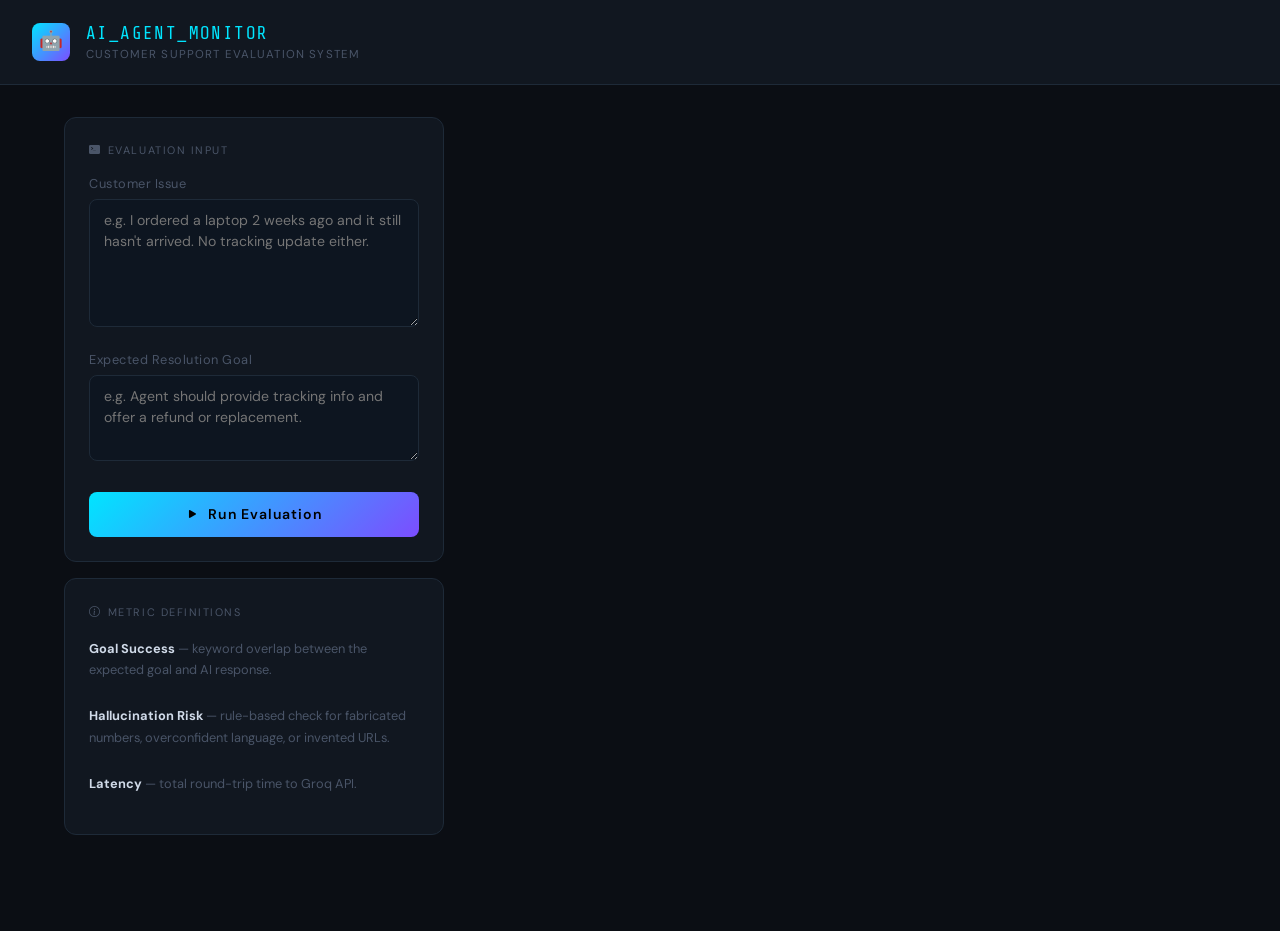
<file: Agentic AI app 06/templates/index.html>
<!DOCTYPE html>
<html lang="en">
<head>
  <meta charset="UTF-8" />
  <meta name="viewport" content="width=device-width, initial-scale=1.0" />
  <title>AI Agent Monitor</title>

  <!-- Bootstrap 5 -->
  <link
    href="https://cdn.jsdelivr.net/npm/bootstrap@5.3.3/dist/css/bootstrap.min.css"
    rel="stylesheet"
  />
  <!-- Bootstrap Icons -->
  <link
    href="https://cdn.jsdelivr.net/npm/bootstrap-icons@1.11.3/font/bootstrap-icons.min.css"
    rel="stylesheet"
  />
  <!-- Google Fonts -->
  <link
    href="https://fonts.googleapis.com/css2?family=Share+Tech+Mono&family=DM+Sans:wght@300;400;500;600&display=swap"
    rel="stylesheet"
  />

  <style>
    /* =========================================================
       ROOT VARIABLES & BASE
    ========================================================= */
    :root {
      --bg:        #0b0e14;
      --surface:   #111720;
      --border:    #1e2a38;
      --accent:    #00e5ff;
      --accent2:   #7c4dff;
      --text:      #d0dae8;
      --muted:     #4a5568;
      --green:     #00e676;
      --yellow:    #ffea00;
      --red:       #ff1744;
      --mono:      'Share Tech Mono', monospace;
      --sans:      'DM Sans', sans-serif;
    }

    *, *::before, *::after { box-sizing: border-box; margin: 0; padding: 0; }

    body {
      font-family:      var(--sans);
      background-color: var(--bg);
      color:            var(--text);
      min-height:       100vh;
      padding-bottom:   4rem;
    }

    /* =========================================================
       HEADER
    ========================================================= */
    header {
      border-bottom: 1px solid var(--border);
      padding: 1.25rem 2rem;
      display: flex;
      align-items: center;
      gap: 1rem;
      background: var(--surface);
    }

    .logo-icon {
      width: 38px; height: 38px;
      background: linear-gradient(135deg, var(--accent), var(--accent2));
      border-radius: 8px;
      display: flex; align-items: center; justify-content: center;
      font-size: 1.2rem;
      flex-shrink: 0;
    }

    .logo-text {
      font-family: var(--mono);
      font-size:   1.1rem;
      color:       var(--accent);
      letter-spacing: 0.08em;
    }

    .logo-sub {
      font-size: 0.72rem;
      color:     var(--muted);
      letter-spacing: 0.1em;
      text-transform: uppercase;
    }

    /* =========================================================
       LAYOUT
    ========================================================= */
    .main-grid {
      display: grid;
      grid-template-columns: 380px 1fr;
      gap: 1.5rem;
      max-width: 1200px;
      margin: 2rem auto;
      padding: 0 1.5rem;
    }

    @media (max-width: 860px) {
      .main-grid { grid-template-columns: 1fr; }
    }

    /* =========================================================
       CARD COMPONENT
    ========================================================= */
    .card {
      background:    var(--surface);
      border:        1px solid var(--border);
      border-radius: 12px;
      padding:       1.5rem;
    }

    .card-label {
      font-size:      0.68rem;
      letter-spacing: 0.14em;
      text-transform: uppercase;
      color:          var(--muted);
      margin-bottom:  1rem;
      display:        flex;
      align-items:    center;
      gap:            0.4rem;
    }

    /* =========================================================
       FORM
    ========================================================= */
    label {
      display:       block;
      font-size:     0.8rem;
      color:         var(--muted);
      margin-bottom: 0.35rem;
      letter-spacing: 0.04em;
    }

    textarea, input[type="text"] {
      width:            100%;
      background:       #0d1520;
      border:           1px solid var(--border);
      border-radius:    8px;
      color:            var(--text);
      font-family:      var(--sans);
      font-size:        0.88rem;
      padding:          0.65rem 0.85rem;
      resize:           vertical;
      transition:       border-color 0.2s;
      outline:          none;
    }

    textarea:focus, input[type="text"]:focus {
      border-color: var(--accent);
      box-shadow:   0 0 0 3px rgba(0,229,255,0.08);
    }

    .field-group { margin-bottom: 1rem; }

    .btn-run {
      width:         100%;
      background:    linear-gradient(135deg, var(--accent) 0%, var(--accent2) 100%);
      color:         #000;
      font-weight:   600;
      font-size:     0.88rem;
      letter-spacing:0.06em;
      border:        none;
      border-radius: 8px;
      padding:       0.75rem;
      cursor:        pointer;
      margin-top:    0.5rem;
      transition:    opacity 0.2s, transform 0.1s;
    }

    .btn-run:hover  { opacity: 0.88; }
    .btn-run:active { transform: scale(0.98); }
    .btn-run:disabled { opacity: 0.45; cursor: not-allowed; }

    /* =========================================================
       RESULTS PANEL
    ========================================================= */
    #results-panel { display: none; }

    /* Response box */
    .ai-response-box {
      background:    #0d1520;
      border:        1px solid var(--border);
      border-radius: 8px;
      padding:       1rem;
      font-size:     0.88rem;
      line-height:   1.65;
      white-space:   pre-wrap;
      word-break:    break-word;
      max-height:    220px;
      overflow-y:    auto;
      color: #ffffff;
    }

    /* =========================================================
       METRIC TILES
    ========================================================= */
    .metrics-grid {
      display: grid;
      grid-template-columns: repeat(2, 1fr);
      gap: 0.85rem;
      margin-top: 1.25rem;
    }

    .metric-tile {
      background:    #0d1520;
      border:        1px solid var(--border);
      border-radius: 10px;
      padding:       1rem;
      position:      relative;
      overflow:      hidden;
    }

    .metric-tile::before {
      content:  '';
      position: absolute;
      top: 0; left: 0; right: 0;
      height: 3px;
      border-radius: 10px 10px 0 0;
    }

    .metric-tile.green::before  { background: var(--green); }
    .metric-tile.yellow::before { background: var(--yellow); }
    .metric-tile.red::before    { background: var(--red); }

    .metric-name {
      font-size:      0.68rem;
      letter-spacing: 0.12em;
      text-transform: uppercase;
      color:          var(--muted);
      margin-bottom:  0.4rem;
    }

    .metric-value {
      font-family: var(--mono);
      font-size:   1.75rem;
      line-height: 1;
      color:       var(--text);
    }

    .metric-value span { font-size: 0.9rem; color: var(--muted); }

    .metric-badge {
      display:       inline-block;
      margin-top:    0.5rem;
      font-size:     0.68rem;
      letter-spacing:0.08em;
      text-transform:uppercase;
      padding:       0.2rem 0.55rem;
      border-radius: 4px;
      font-weight:   600;
    }

    .badge-success { background: rgba(0,230,118,0.15); color: var(--green); }
    .badge-warning { background: rgba(255,234,0,0.15);  color: var(--yellow);}
    .badge-danger  { background: rgba(255,23,68,0.15);   color: var(--red);  }

    /* =========================================================
       HEALTH SCORE — big display
    ========================================================= */
    .health-card {
      display:     flex;
      align-items: center;
      gap:         1.5rem;
      margin-top:  1.25rem;
      background:  #0d1520;
      border:      1px solid var(--border);
      border-radius: 12px;
      padding:     1.25rem 1.5rem;
    }

    .health-ring {
      position:      relative;
      width:         80px;
      height:        80px;
      flex-shrink:   0;
    }

    .health-ring svg { transform: rotate(-90deg); }

    .health-ring-text {
      position:   absolute;
      inset:      0;
      display:    flex;
      align-items: center;
      justify-content: center;
      font-family: var(--mono);
      font-size:   1.1rem;
      color:       var(--text);
    }

    .health-label {
      font-size:   1.3rem;
      font-weight: 600;
      color:       var(--text);
    }

    .health-sub {
      font-size: 0.78rem;
      color:     var(--muted);
      margin-top: 0.2rem;
    }

    /* =========================================================
       LOADER SPINNER
    ========================================================= */
    #loader {
      display:     none;
      text-align:  center;
      padding:     2rem;
      color:       var(--muted);
      font-size:   0.85rem;
    }

    .spinner {
      width: 32px; height: 32px;
      border: 3px solid var(--border);
      border-top-color: var(--accent);
      border-radius: 50%;
      animation: spin 0.8s linear infinite;
      margin: 0 auto 0.75rem;
    }

    @keyframes spin { to { transform: rotate(360deg); } }

    /* =========================================================
       ERROR ALERT
    ========================================================= */
    #error-box {
      display:       none;
      background:    rgba(255,23,68,0.1);
      border:        1px solid rgba(255,23,68,0.3);
      border-radius: 8px;
      padding:       0.8rem 1rem;
      font-size:     0.85rem;
      color:         var(--red);
      margin-top:    1rem;
    }

    /* =========================================================
       QUERY ECHO
    ========================================================= */
    .query-echo {
      font-size:  0.82rem;
      color:      var(--muted);
      margin-top: 0.5rem;
      font-style: italic;
    }
  </style>
</head>

<body>

  <!-- =========================================================
       HEADER
  ========================================================= -->
  <header>
    <div class="logo-icon">🤖</div>
    <div>
      <div class="logo-text">AI_AGENT_MONITOR</div>
      <div class="logo-sub">Customer Support Evaluation System</div>
    </div>
  </header>

  <!-- =========================================================
       MAIN GRID
  ========================================================= -->
  <div class="main-grid">

    <!-- LEFT: Input Panel -->
    <div>
      <div class="card">
        <div class="card-label">
          <i class="bi bi-terminal-fill"></i> Evaluation Input
        </div>

        <div class="field-group">
          <label for="customer_issue">Customer Issue</label>
          <textarea
            id="customer_issue"
            rows="5"
            placeholder="e.g. I ordered a laptop 2 weeks ago and it still hasn't arrived. No tracking update either."
          ></textarea>
        </div>

        <div class="field-group">
          <label for="expected_goal">Expected Resolution Goal</label>
          <textarea
            id="expected_goal"
            rows="3"
            placeholder="e.g. Agent should provide tracking info and offer a refund or replacement."
          ></textarea>
        </div>

        <button class="btn-run" id="run-btn" onclick="runEvaluation()">
          <i class="bi bi-play-fill"></i>&nbsp; Run Evaluation
        </button>

        <div id="error-box"></div>
      </div>

      <!-- Info box -->
      <div class="card" style="margin-top:1rem; font-size:0.8rem; color: var(--muted); line-height:1.7;">
        <div class="card-label"><i class="bi bi-info-circle"></i> Metric Definitions</div>
        <p><strong style="color:var(--text)">Goal Success</strong> — keyword overlap between the expected goal and AI response.</p>
        <p style="margin-top:0.5rem"><strong style="color:var(--text)">Hallucination Risk</strong> — rule-based check for fabricated numbers, overconfident language, or invented URLs.</p>
        <p style="margin-top:0.5rem"><strong style="color:var(--text)">Latency</strong> — total round-trip time to Groq API.</p>
      </div>
    </div>

    <!-- RIGHT: Results Panel -->
    <div>

      <!-- Loader -->
      <div id="loader">
        <div class="spinner"></div>
        Sending to AI agent &amp; evaluating…
      </div>

      <!-- Results (hidden until first run) -->
      <div id="results-panel">

        <!-- AI Response -->
        <div class="card">
          <div class="card-label">
            <i class="bi bi-chat-left-text-fill"></i> AI Agent Response
          </div>
          <div class="ai-response-box" id="ai-response-text"></div>
          <div class="query-echo" id="query-echo"></div>
        </div>

        <!-- Metrics -->
        <div class="card" style="margin-top:1rem;">
          <div class="card-label">
            <i class="bi bi-bar-chart-fill"></i> Evaluation Metrics
          </div>

          <div class="metrics-grid">

            <!-- Goal Success -->
            <div class="metric-tile" id="goal-tile">
              <div class="metric-name">Goal Success</div>
              <div class="metric-value" id="goal-value">—<span>%</span></div>
              <div class="metric-badge" id="goal-badge"></div>
            </div>

            <!-- Hallucination Risk -->
            <div class="metric-tile" id="hall-tile">
              <div class="metric-name">Hallucination Risk</div>
              <div class="metric-value" id="hall-value">—<span>%</span></div>
              <div class="metric-badge" id="hall-badge"></div>
            </div>

            <!-- Latency -->
            <div class="metric-tile" id="lat-tile">
              <div class="metric-name">Response Latency</div>
              <div class="metric-value" id="lat-value">—<span>ms</span></div>
              <div class="metric-badge" id="lat-badge"></div>
            </div>

            <!-- Placeholder / filler -->
            <div class="metric-tile" style="display:flex;align-items:center;justify-content:center;color:var(--muted);font-size:0.75rem;letter-spacing:0.08em;">
              MORE METRICS<br>COMING SOON
            </div>

          </div>

          <!-- Overall Health -->
          <div class="health-card">
            <div class="health-ring">
              <svg width="80" height="80" viewBox="0 0 80 80">
                <!-- Background track -->
                <circle cx="40" cy="40" r="32" fill="none" stroke="#1e2a38" stroke-width="8"/>
                <!-- Coloured arc -->
                <circle
                  cx="40" cy="40" r="32" fill="none"
                  stroke-width="8"
                  stroke-linecap="round"
                  id="health-arc"
                  stroke-dasharray="0 201"
                  style="transition: stroke-dasharray 0.8s ease, stroke 0.4s;"
                />
              </svg>
              <div class="health-ring-text" id="health-ring-text">—</div>
            </div>
            <div>
              <div class="health-label" id="health-label">Awaiting evaluation</div>
              <div class="health-sub">
                Overall Agent Health &nbsp;·&nbsp;
                <span style="font-family:var(--mono);font-size:0.75rem;" id="health-formula">
                  50% goal + 30% safety + 20% latency
                </span>
              </div>
              <div style="margin-top:0.5rem;">
                <span class="metric-badge" id="health-badge-display"></span>
              </div>
            </div>
          </div>

        </div><!-- /metrics card -->

      </div><!-- /results-panel -->

    </div>
  </div><!-- /main-grid -->

  <!-- Bootstrap JS -->
  <script src="https://cdn.jsdelivr.net/npm/bootstrap@5.3.3/dist/js/bootstrap.bundle.min.js"></script>

  <script>
    // =========================================================
    // runEvaluation()
    // Called when the user clicks "Run Evaluation".
    // Sends POST to /evaluate and populates the dashboard.
    // =========================================================
    async function runEvaluation() {
      const issue = document.getElementById("customer_issue").value.trim();
      const goal  = document.getElementById("expected_goal").value.trim();
      const btn   = document.getElementById("run-btn");
      const errBox= document.getElementById("error-box");

      // Reset error
      errBox.style.display = "none";

      if (!issue || !goal) {
        showError("Please fill in both fields before running.");
        return;
      }

      // Show loader, hide results, disable button
      btn.disabled = true;
      document.getElementById("loader").style.display = "block";
      document.getElementById("results-panel").style.display = "none";

      try {
        const res  = await fetch("/evaluate", {
          method:  "POST",
          headers: { "Content-Type": "application/json" },
          body:    JSON.stringify({ customer_issue: issue, expected_goal: goal }),
        });
        const data = await res.json();

        if (data.error) { showError(data.error); return; }

        populateDashboard(data);
        document.getElementById("results-panel").style.display = "block";

      } catch (err) {
        showError("Network error: " + err.message);
      } finally {
        btn.disabled = false;
        document.getElementById("loader").style.display = "none";
      }
    }

    // =========================================================
    // populateDashboard(data)
    // Fills all dashboard elements from the API response object.
    // =========================================================
    function populateDashboard(d) {

      // AI response + query echo
      document.getElementById("ai-response-text").textContent = d.ai_response;
      document.getElementById("query-echo").textContent =
        `Issue: "${truncate(d.customer_issue, 80)}"`;

      // ---- Goal Success ----
      setMetricTile(
        "goal-tile", "goal-value", "goal-badge",
        d.goal_score, "%", d.goal_badge,
        { success:"Goal Met", warning:"Partial", danger:"Missed" }
      );

      // ---- Hallucination Risk (inverted colour: high risk = red) ----
      setMetricTile(
        "hall-tile", "hall-value", "hall-badge",
        d.hallucination_score, "%", d.hallucination_badge,
        { success:"Low Risk", warning:"Moderate", danger:"High Risk" }
      );

      // ---- Latency ----
      setMetricTile(
        "lat-tile", "lat-value", "lat-badge",
        d.latency_ms, "ms", d.latency_badge,
        { success:"Fast", warning:"Moderate", danger:"Slow" }
      );

      // ---- Health Ring ----
      const arc    = document.getElementById("health-arc");
      const CIRCUM = 2 * Math.PI * 32;   // ≈ 201
      const dash   = (d.health_score / 100) * CIRCUM;
      arc.style.strokeDasharray = `${dash} ${CIRCUM}`;
      arc.style.stroke = healthColour(d.health_score);
      document.getElementById("health-ring-text").textContent = d.health_score;

      // Label & badge
      const labels = { success:"Healthy", warning:"Needs Attention", danger:"Critical" };
      document.getElementById("health-label").textContent = labels[d.health_badge] ?? "Unknown";

      const hBadge = document.getElementById("health-badge-display");
      hBadge.textContent  = labels[d.health_badge] ?? "";
      hBadge.className    = `metric-badge badge-${d.health_badge}`;
    }

    // =========================================================
    // setMetricTile — helper to update a single metric tile
    // =========================================================
    function setMetricTile(tileId, valueId, badgeId, value, unit, badgeType, labels) {
      const tile  = document.getElementById(tileId);
      const valEl = document.getElementById(valueId);
      const badEl = document.getElementById(badgeId);

      // Colour stripe
      tile.className = `metric-tile ${badgeType === "success" ? "green" : badgeType === "warning" ? "yellow" : "red"}`;

      // Number
      valEl.innerHTML = `${value}<span>${unit}</span>`;

      // Badge
      badEl.textContent = labels[badgeType] ?? badgeType;
      badEl.className   = `metric-badge badge-${badgeType}`;
    }

    // =========================================================
    // healthColour — arc stroke colour based on score
    // =========================================================
    function healthColour(score) {
      if (score >= 70) return "var(--green)";
      if (score >= 40) return "var(--yellow)";
      return "var(--red)";
    }

    // =========================================================
    // showError
    // =========================================================
    function showError(msg) {
      const box = document.getElementById("error-box");
      box.textContent  = "⚠ " + msg;
      box.style.display = "block";
      document.getElementById("loader").style.display = "none";
    }

    // =========================================================
    // truncate helper
    // =========================================================
    function truncate(str, n) {
      return str.length > n ? str.slice(0, n) + "…" : str;
    }
  </script>

</body>
</html>
</file>
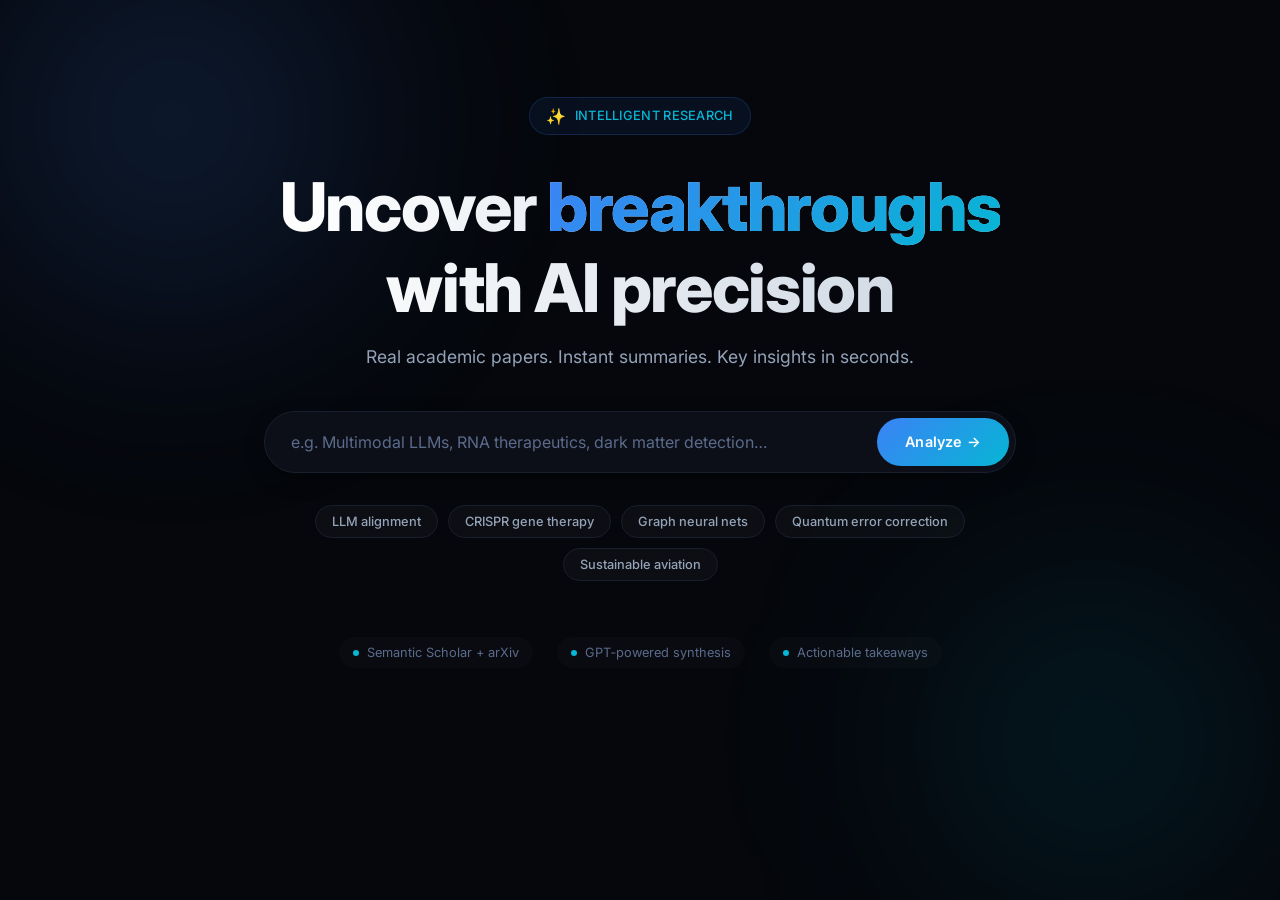
<file: Agentic AI app 07/templates/index.html>
<!DOCTYPE html>
<html lang="en">
<head>
  <meta charset="UTF-8" />
  <meta name="viewport" content="width=device-width, initial-scale=1.0"/>
  <title>ResearchFlow · AI Academic Discovery</title>
  <link href="https://fonts.googleapis.com/css2?family=Inter:opsz,wght@14..32,300;14..32,400;14..32,500;14..32,600;14..32,700;14..32,800&display=swap" rel="stylesheet"/>
  <style>
    * {
      margin: 0;
      padding: 0;
      box-sizing: border-box;
    }

    :root {
      --bg-primary: #05070c;
      --bg-elevated: #0c0f17;
      --bg-card: #11141f;
      --border-subtle: #1a1f2e;
      --border-active: #2d374b;
      --accent-primary: #3b82f6;
      --accent-glow: #3b82f660;
      --accent-secondary: #06b6d4;
      --text-primary: #f1f5f9;
      --text-secondary: #94a3b8;
      --text-muted: #5b6b8c;
      --success: #10b981;
      --gradient-brand: linear-gradient(135deg, #3b82f6 0%, #06b6d4 100%);
      --shadow-sm: 0 8px 20px rgba(0,0,0,0.3);
      --radius-md: 16px;
      --radius-lg: 24px;
      --transition: all 0.25s cubic-bezier(0.2, 0, 0, 1);
    }

    body {
      font-family: 'Inter', sans-serif;
      background: var(--bg-primary);
      color: var(--text-primary);
      min-height: 100vh;
      line-height: 1.5;
      -webkit-font-smoothing: antialiased;
    }

    /* ambient orbs */
    body::before {
      content: '';
      position: fixed;
      top: -20%;
      left: -10%;
      width: 600px;
      height: 600px;
      background: radial-gradient(circle, rgba(59,130,246,0.2) 0%, rgba(6,182,212,0) 70%);
      filter: blur(90px);
      pointer-events: none;
      z-index: 0;
    }

    body::after {
      content: '';
      position: fixed;
      bottom: -10%;
      right: -5%;
      width: 500px;
      height: 500px;
      background: radial-gradient(circle, rgba(6,182,212,0.15) 0%, rgba(59,130,246,0) 70%);
      filter: blur(100px);
      pointer-events: none;
      z-index: 0;
    }

    .hero {
      position: relative;
      z-index: 2;
      max-width: 800px;
      margin: 0 auto;
      padding: 3rem 1.5rem;
      display: flex;
      flex-direction: column;
      align-items: center;
      justify-content: center;
      min-height: 85vh;
    }

    .badge {
      display: inline-flex;
      align-items: center;
      gap: 8px;
      background: rgba(59,130,246,0.08);
      backdrop-filter: blur(4px);
      border: 1px solid rgba(59,130,246,0.2);
      padding: 6px 16px;
      border-radius: 100px;
      font-size: 0.8rem;
      font-weight: 500;
      letter-spacing: 0.3px;
      color: var(--accent-secondary);
      margin-bottom: 2rem;
    }

    .badge span {
      font-size: 1rem;
    }

    h1 {
      font-size: clamp(2.5rem, 7vw, 4.2rem);
      font-weight: 800;
      letter-spacing: -0.02em;
      line-height: 1.2;
      text-align: center;
      margin-bottom: 1rem;
      background: linear-gradient(to right, #ffffff, #cbd5e1);
      -webkit-background-clip: text;
      background-clip: text;
      color: transparent;
    }

    .gradient-text {
      background: var(--gradient-brand);
      -webkit-background-clip: text;
      background-clip: text;
      color: transparent;
    }

    .subtitle {
      font-size: 1.1rem;
      color: var(--text-secondary);
      text-align: center;
      max-width: 560px;
      margin-bottom: 2.5rem;
      font-weight: 400;
    }

    .search-container {
      width: 100%;
      background: var(--bg-elevated);
      border: 1px solid var(--border-subtle);
      border-radius: 80px;
      padding: 6px;
      display: flex;
      gap: 8px;
      transition: var(--transition);
      box-shadow: var(--shadow-sm);
    }

    .search-container:focus-within {
      border-color: var(--accent-primary);
      box-shadow: 0 0 0 3px var(--accent-glow);
    }

    .search-container input {
      flex: 1;
      background: transparent;
      border: none;
      padding: 14px 20px;
      font-size: 1rem;
      color: var(--text-primary);
      font-family: 'Inter', sans-serif;
      outline: none;
    }

    .search-container input::placeholder {
      color: var(--text-muted);
      font-weight: 400;
    }

    .search-btn {
      background: var(--gradient-brand);
      border: none;
      border-radius: 60px;
      padding: 10px 28px;
      font-weight: 600;
      font-size: 0.9rem;
      color: white;
      cursor: pointer;
      transition: var(--transition);
      font-family: 'Inter', sans-serif;
      letter-spacing: 0.2px;
    }

    .search-btn:hover {
      opacity: 0.9;
      transform: scale(0.98);
    }

    .suggestions {
      display: flex;
      flex-wrap: wrap;
      justify-content: center;
      gap: 10px;
      margin-top: 2rem;
    }

    .chip {
      background: rgba(255,255,255,0.03);
      border: 1px solid var(--border-subtle);
      padding: 6px 16px;
      border-radius: 40px;
      font-size: 0.8rem;
      font-weight: 500;
      color: var(--text-secondary);
      cursor: pointer;
      transition: var(--transition);
    }

    .chip:hover {
      background: rgba(59,130,246,0.1);
      border-color: var(--accent-primary);
      color: var(--text-primary);
    }

    .features {
      display: flex;
      gap: 24px;
      margin-top: 3.5rem;
      flex-wrap: wrap;
      justify-content: center;
    }

    .feature-pill {
      display: flex;
      align-items: center;
      gap: 8px;
      background: rgba(255,255,255,0.02);
      padding: 6px 14px;
      border-radius: 60px;
      font-size: 0.8rem;
      color: var(--text-muted);
    }

    .feature-pill .dot {
      width: 6px;
      height: 6px;
      background: var(--accent-secondary);
      border-radius: 50%;
    }

    @keyframes fadeUp {
      from { opacity: 0; transform: translateY(20px); }
      to { opacity: 1; transform: translateY(0); }
    }

    .hero {
      animation: fadeUp 0.6s ease forwards;
    }

    @media (max-width: 640px) {
      .search-container {
        flex-direction: column;
        border-radius: 24px;
        background: var(--bg-card);
      }
      .search-btn {
        width: 100%;
        text-align: center;
      }
    }
  </style>
</head>
<body>
  <div class="hero">
    <div class="badge">
      <span>✨</span> INTELLIGENT RESEARCH
    </div>
    <h1>Uncover <span class="gradient-text">breakthroughs</span><br>with AI precision</h1>
    <p class="subtitle">
      Real academic papers. Instant summaries. Key insights in seconds.
    </p>

    <form action="/search" method="POST" style="width: 100%;">
      <div class="search-container">
        <input
          type="text"
          name="topic"
          id="topicInput"
          placeholder="e.g. Multimodal LLMs, RNA therapeutics, dark matter detection…"
          autocomplete="off"
          required
        />
        <button type="submit" class="search-btn">Analyze →</button>
      </div>
    </form>

    <div class="suggestions">
      <span class="chip" onclick="fill('Large Language Models')">LLM alignment</span>
      <span class="chip" onclick="fill('CRISPR gene therapy')">CRISPR gene therapy</span>
      <span class="chip" onclick="fill('graph neural networks')">Graph neural nets</span>
      <span class="chip" onclick="fill('quantum error correction')">Quantum error correction</span>
      <span class="chip" onclick="fill('sustainable aviation fuel')">Sustainable aviation</span>
    </div>

    <div class="features">
      <div class="feature-pill"><div class="dot"></div> Semantic Scholar + arXiv</div>
      <div class="feature-pill"><div class="dot"></div> GPT‑powered synthesis</div>
      <div class="feature-pill"><div class="dot"></div> Actionable takeaways</div>
    </div>
  </div>

  <script>
    function fill(text) {
      document.getElementById('topicInput').value = text;
    }
  </script>
</body>
</html>
</file>
